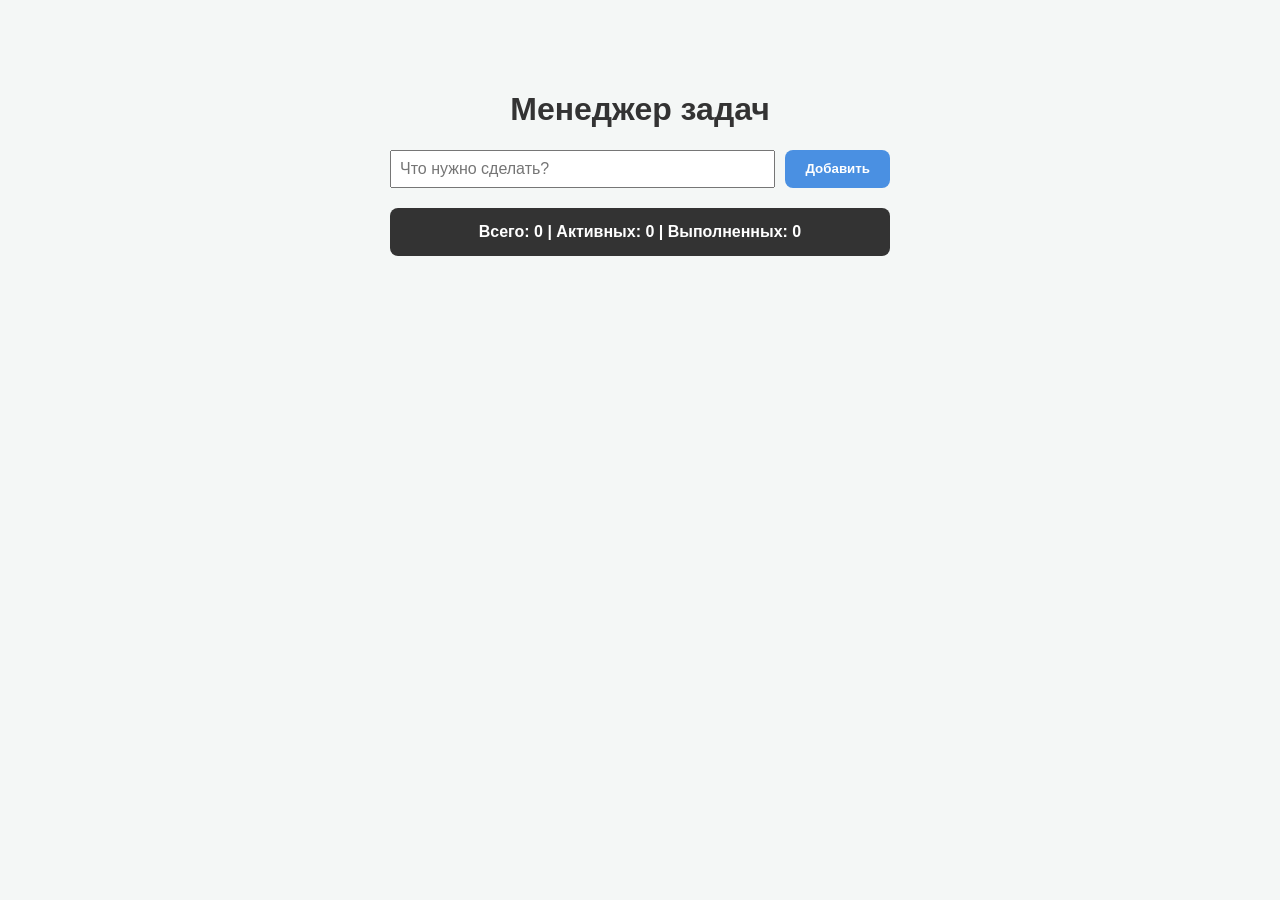
<file: app/index.html>
<!DOCTYPE html>
<html>
<head>
  <meta charset="UTF-8">
  <title>Менеджер задач</title>
  <style>
    body { 
        font-family: 'Segoe UI', Tahoma, Geneva, Verdana, sans-serif; 
        max-width: 500px; 
        margin: 50px auto; 
        padding: 20px; 
        background-color: #f4f7f6;
    }

    h1 {text-align: center; color: #333;}
    .input-row {display: flex; gap: 10px; margin-bottom: 20px;}
    input { flex: 1; padding: 8px; font-size: 16px; }
    button#addBtn { 
        padding: 10px 20px; 
        background: #4a90e2; 
        color: white; 
        border: none; 
        border-radius: 8px; 
        cursor: pointer; 
        font-weight: bold;
    }
    button#addBtn:hover { background: #357abd; }
    .task { 
        background: white;
        padding: 15px; 
        border-radius: 8px; 
        margin-bottom: 10px; 
        display: flex; 
        align-items: center; 
        gap: 12px; 
        box-shadow: 0 2px 5px rgba(0,0,0,0.05);
        transition: transform 0.2s;
    }
    .task.done { 
        background: #f9f9f9;
        opacity: 0.6; 
        text-decoration: line-through; 
    }
    .task-text {flex: 1; cursor: pointer; }
    .task button { 
        background: #ff5f5f; 
        color: white; 
        border: none; 
        padding: 5px 10px; 
        border-radius: 5px; 
        cursor: pointer; 
    }
    .task button:hover { background: #e04a4a; }
    .stats { 
        padding: 15px; 
        background: #333; 
        color: white; 
        border-radius: 8px; 
        text-align: center; 
        font-weight: bold;
        margin-bottom: 20px;
    }
  </style>
</head>
<body>
  <h1>Менеджер задач</h1>
 
  <div class="input-row">
    <input type="text" id="taskInput" placeholder="Что нужно сделать?">
    <button id="addBtn">Добавить</button>
  </div>
 
  <div class="stats" id="stats"></div>
  <div id="tasksList"></div>
 
  <script src="script.js"></script>
</body>
</html>
</file>
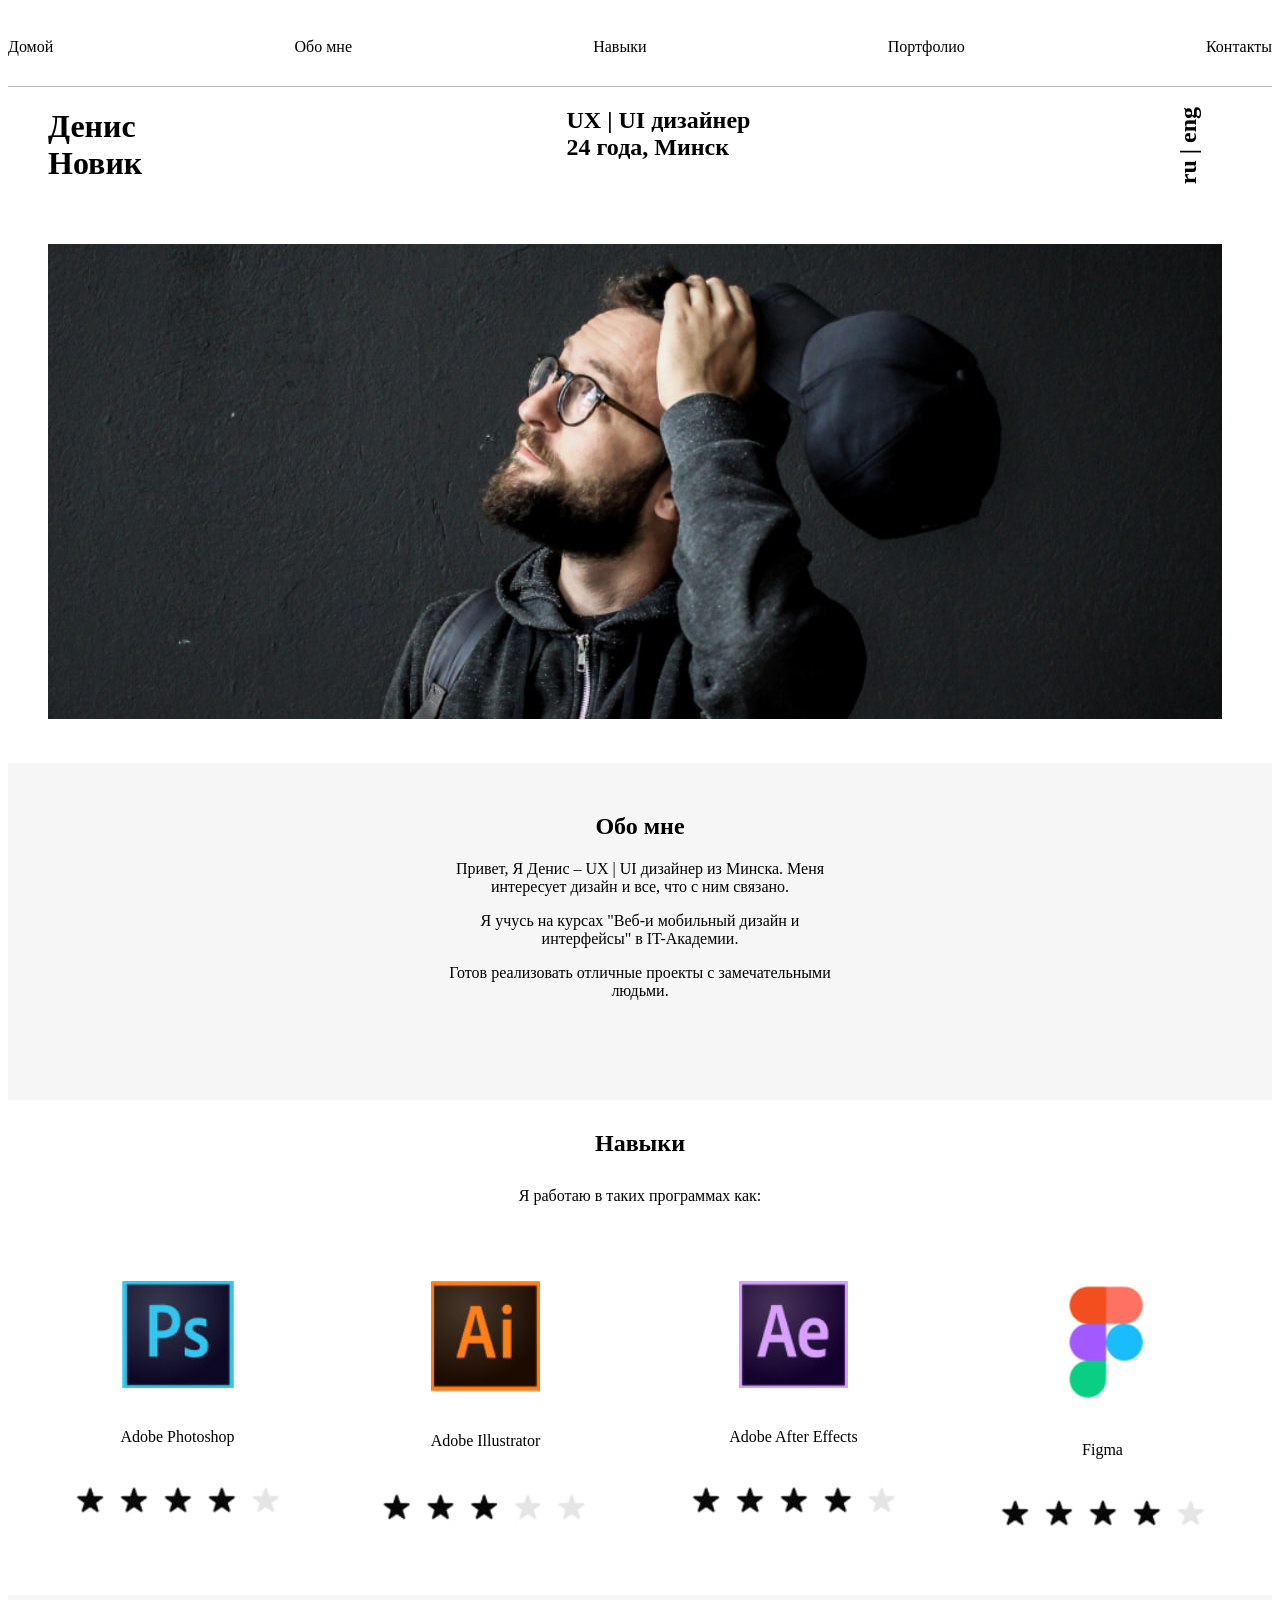
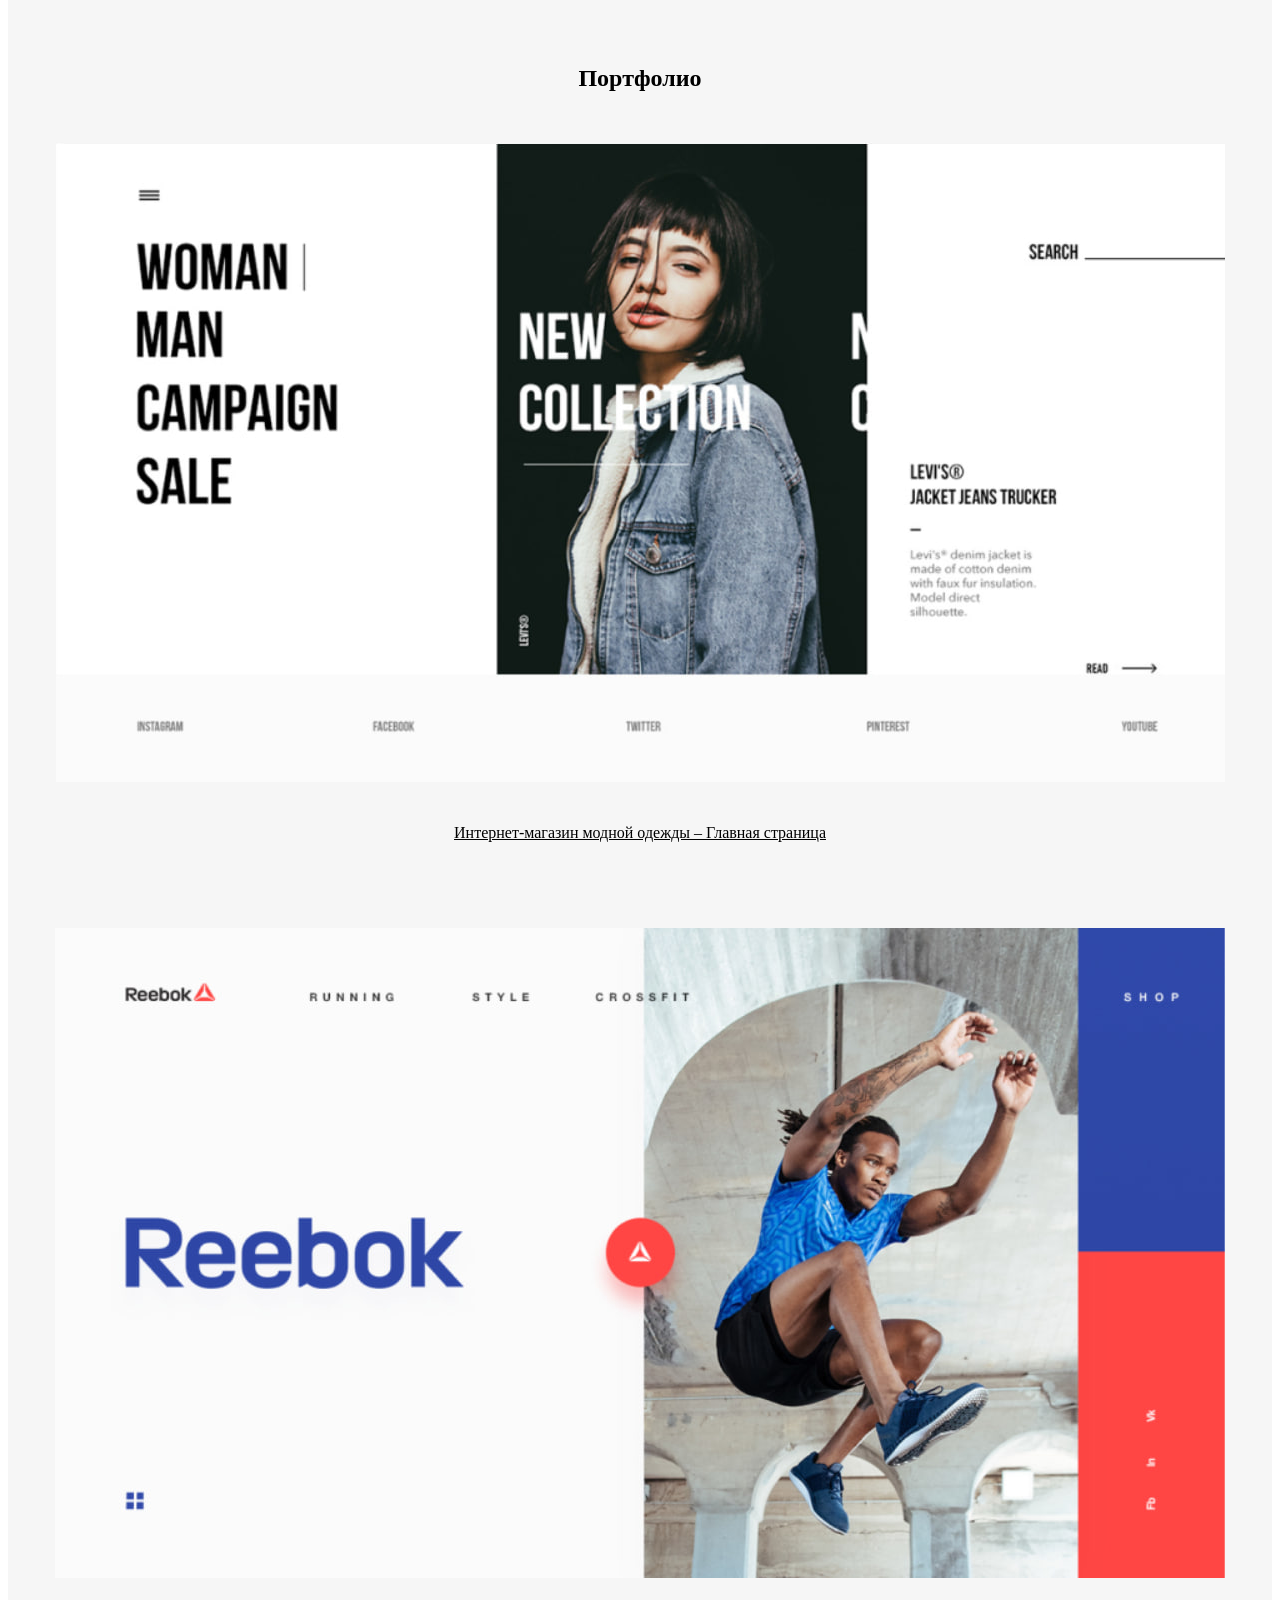
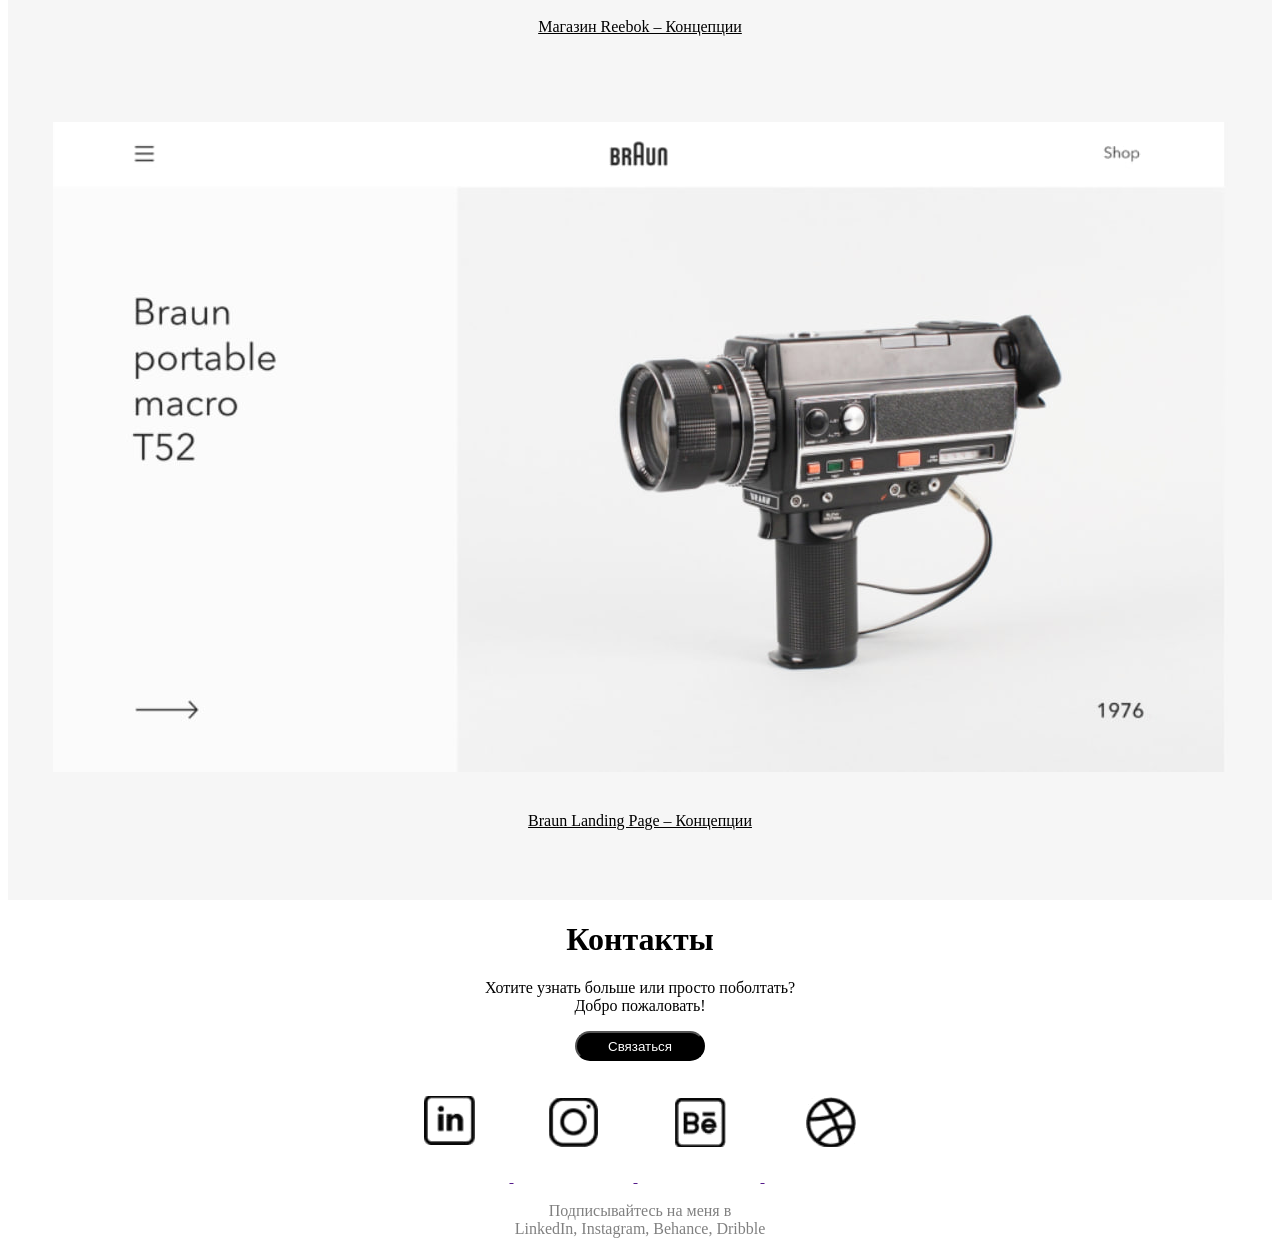
<file: board/index.html>
<!DOCTYPE html>
<html lang="en">
<head>
    <meta charset="UTF-8">
    <meta name="viewport" content="width=device-width, initial-scale=1.0">
    <link rel="stylesheet" href="style.css">
    <title>Document</title>
</head>
<body>
    <div class="container">
        <div class="page-grid">
            <header>
                <nav>
                    <a class="navi">Домой</a>
                    <a class="navi" href="">Обо мне</a>
                    <a class="navi" href=" ">Навыки</a>
                    <a class="navi" href="">Портфолио</a>
                    <a class="navi" href="">Контакты</a>
                </nav>

                <div class="line"></div>

                <div class="info">
                    <h1 style="margin-left: 40px;">Денис<br>Новик </h1>
                    <h2>UX | UI дизайнер <br>24 года, Минск</h2>
                    <h2 class="top" style="rotate: -90deg; margin-right: 20px;">ru <span class="colour-text">| eng</span></h2>
                </div>

                <img  class="picture1" src="photos/denis.jpg">
            </header>
            <main>
                <div class="about-me">
                    <h2 class="text1">Обо мне</h2>
                    <p class="text1">Привет, Я Денис – UX | UI дизайнер из Минска. Меня <br>интересует дизайн и все, что с ним связано.</p>
                    <p class="text1">Я учусь на курсах "Веб-и мобильный дизайн и<br> интерфейсы" в IT-Академии.</p>
                    <p class="text1" style="margin-bottom: 70px;">Готов реализовать отличные проекты с замечательными <br>людьми.</p>
                </div>
                <div style="text-align: center;">
                    <h2 class="text2">Навыки</h2>
                    <p class="text2">Я работаю в таких программах как:</p>
                    <div class="programs">
                        <div>
                            <img src="photos/photoshop.jpg">
                            <p class="text">Adobe Photoshop</p>
                            <img src="photos/4stars.jpg">
                        </div>
                        <div>
                            <img src="photos/illustrator.jpg">
                            <p class="text">Adobe Illustrator</p>
                            <img src="photos/3stars.jpg">
                        </div>
                        <div>
                            <img src="photos/ae.jpg">
                            <p class="text">Adobe After Effects</p>
                            <img src="photos/4stars.jpg">
                        </div>
                        <div>
                            <img src="photos/figma.jpg">
                            <p class="text">Figma</p>
                            <img src="photos/4stars.jpg">
                        </div>
                    </div>
                </div>
                <div style="text-align: center; background-color: #F6F6F6; padding-top: 50px;">
                    <h2 style="padding-bottom: 30px;">Портфолио</h2>
                    <img src="photos/photo1.jpg">
                    <p class="portfolio">Интернет-магазин модной одежды – Главная страница</p>
                    <img src="photos/photo2.jpg">
                    <p class="portfolio">Магазин Reebok – Концепции</p>
                    <img src="photos/photo3.jpg">
                    <p class="portfolio">Braun Landing Page – Концепции</p>
                </div>
            </main>
            <footer style="text-align: center;">
                <div>
                    <h1>Контакты</h1>
                    <p>Хотите узнать больше или просто поболтать? <br> Добро пожаловать!</p>
                    <button>Связаться</button>
                </div>
                <div>
                    <a href="">
                        <img src="photos/linked.jpg" class="footPh">
                    </a>
                    <a href="">
                        <img src="photos/inst.jpg" class="footPh">
                    </a>
                    <a href="">
                        <img src="photos/be.jpg" class="footPh">
                    </a>
                    <a href="">
                        <img src="photos/dribble.jpg" class="footPh">
                    </a>
                </div>
                <p style="color: gray;">Подписывайтесь на меня в <br> LinkedIn, Instagram, Behance, Dribble</p>
            </footer>
        </div>
    </div>
    
</body>
</html>
</file>
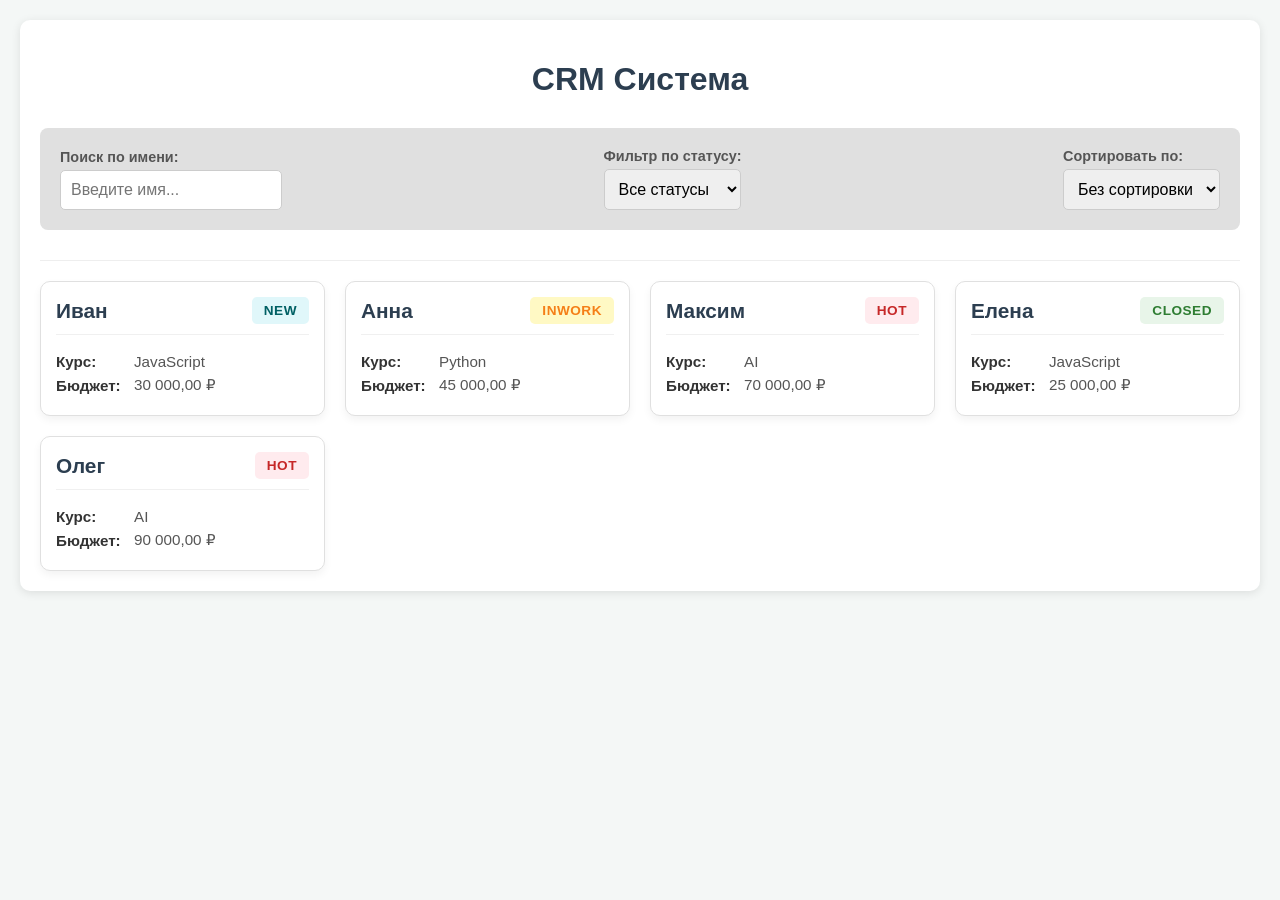
<file: crm/index.html>
<!DOCTYPE html>
<html lang="ru">
<head>
    <meta charset="UTF-8">
    <meta name="viewport" content="width=device-width, initial-scale=1.0">
    <title>CRM</title>
    <link rel="stylesheet" href="style.css">
</head>
<body>
    <div class="container">
        <h1>CRM Система</h1>
        <div class="controls-panel">
            <div class="control-group">
                <label for="search-input">Поиск по имени:</label>
                <input type="text" id="search-input" placeholder="Введите имя...">
            </div>

            <div class="control-group">
                <label for="status-filter">Фильтр по статусу:</label>
                <select id="status-filter">
                    <option value="">Все статусы</option>
                    <option value="new">Новый</option>
                    <option value="inWork">В работе</option>
                    <option value="closed">Закрыт</option>
                    <option value="hot">Горящий</option>
                </select>
            </div>

            <div class="control-group">
                <label for="sort-by">Сортировать по:</label>
                <select id="sort-by">
                    <option value="">Без сортировки</option>
                    <option value="name-asc">Имя (А-Я)</option>
                    <option value="name-desc">Имя (Я-А)</option>
                    <option value="budget-asc">Бюджет (возр.)</option>
                    <option value="budget-desc">Бюджет (убыв.)</option>
                    <option value="status-asc">Статус (А-Я)</option>
                    <option value="status-desc">Статус (Я-А)</option>
                </select>
            </div>
        </div>

        <div id="leads-container" class="leads-grid"></div>
    </div>

<script src="main.js"></script>
</body>
</html>
</file>
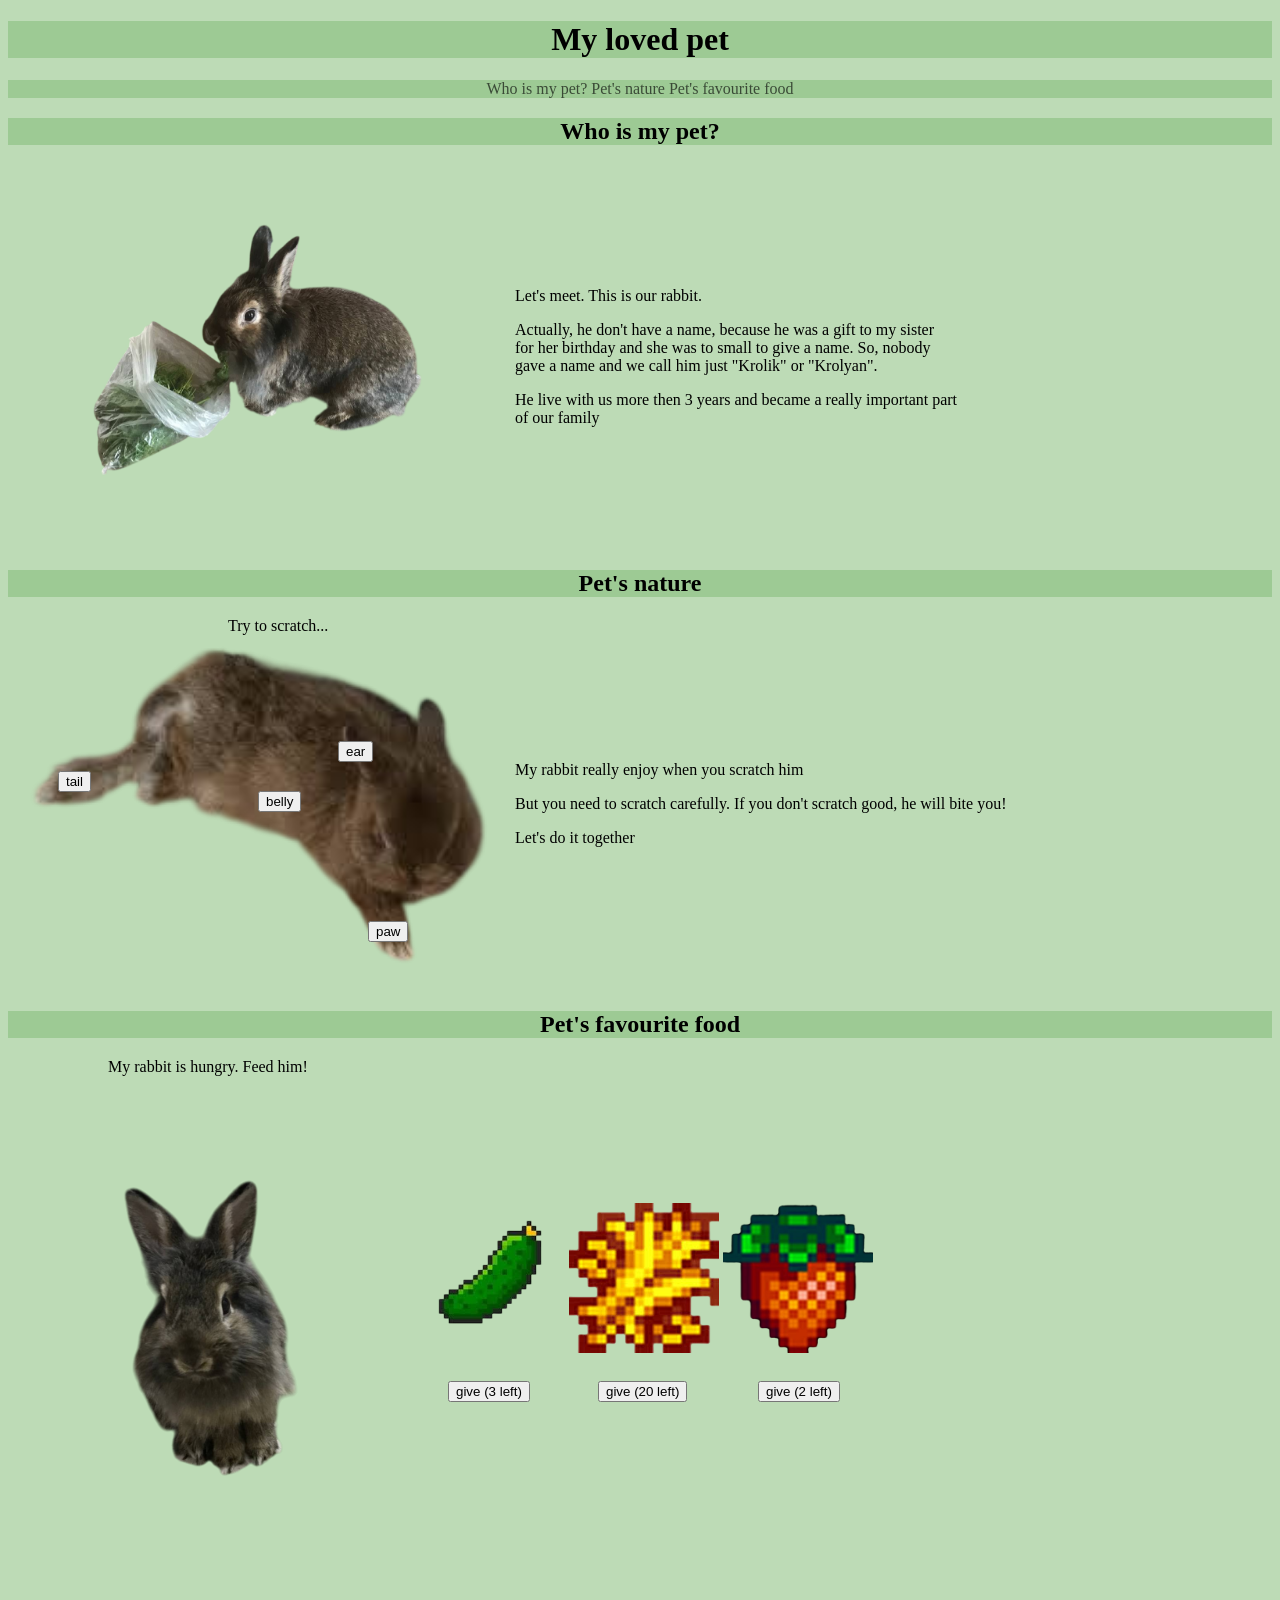
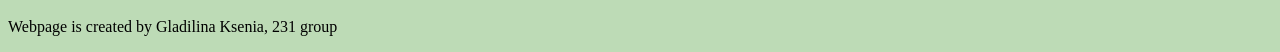
<file: hw1/index.html>
<!DOCTYPE html>
<html lang="en" class="html">
<head>
    <meta charset="UTF-8">
    <meta name="viewport" content="width=device-width, initial-scale=1.0">
    <link rel="stylesheet" href="style.css">
    <script src="main.js"></script>
    <title>About my pet</title>
</head>
<body class="body">
    <header>
        <h1 class="title">My loved pet</h1>
        <nav class="navigation">
            <a href="#WhoIsMyPet?" class="link">Who is my pet?</a>
            <a href="#PetNature" class="link">Pet's nature</a>
            <a href="#PetFavouriteFood" class="link" style="margin: 0 auto;">Pet's favourite food</a>
        </nav>
    </header>
    <main>
        <section class="section" id="WhoIsMyPet?">
            <h2 class="title">Who is my pet?</h2>
            <table>
                <tr>
                    <td><img src="photos/mainRabbit.png" id="mainPhoto"></td>
                    <td>
                        <p>Let's meet. This is our rabbit.</p>
                        <p>Actually, he don't have a name, because 
                        he was a gift to my sister <br> for her birthday and she was to small to give 
                        a name. So, nobody <br> gave a name and we call him just "Krolik" or "Krolyan".</p> 
                        <p>He live with us more then 3 years and became a really important part <br> of our family</p>
                    </td>
                    <td></td>
                </tr>
            </table>
        </section>
        <section class="section" id="PetNature">
            <h2 class="title">Pet's nature</h2>
            <div id="scratchMessage" style="position: absolute; left: 220px;">Try to scratch...</div>
            <table>
                <tr>
                    <td>
                        <img src="photos/scratchRabbit.png" id="scratchRabbit">
                    </td>
                    <td>
                        <p>My rabbit really enjoy when you scratch him</p>
                        <p>But you need to scratch carefully. If you don't scratch good, he will bite you!</p>
                        <p>Let's do it together</p>
                    </td>
                </tr>
            </table>
            <button id="earButton">ear</button>
            <button id="tailButton">tail</button>
            <button id="pawButton">paw</button>
            <button id="bellyButton">belly</button>  
        </section>
        <section class="section" id="PetFavouriteFood">
            <h2 class="title">Pet's favourite food</h2>
            <div id="feedMessage" style="position: absolute; left: 100px;">My rabbit is hungry. Feed him!</div>
            <table>
                <tr>
                    <td>
                        <img src="photos/feedRabbit.png"  alt="hungry rabbit "id="feedRabbit">
                        
                    </td>
                    <td>
                        <img src="photos/cucumber.png" alt="cucumber" class="image">
                        <button id="cucumber">give (3 left)</button>
                    </td>
                    <td>
                        <img src="photos/hay.png" alt="hay" class="image">
                        <button id="hay">give (20 left)</button>
                    </td>
                    <td>
                        <img src="photos/strawbbery.png" alt="strewberry" class="image">
                        <button id="strawberry">give (2 left)</button>
                    </td>
                </tr>
            </table>
        </section>


    </main>
    <footer>
        <p>Webpage is created by Gladilina Ksenia, 231 group</p>
    </footer>
</body>
</html>
</file>
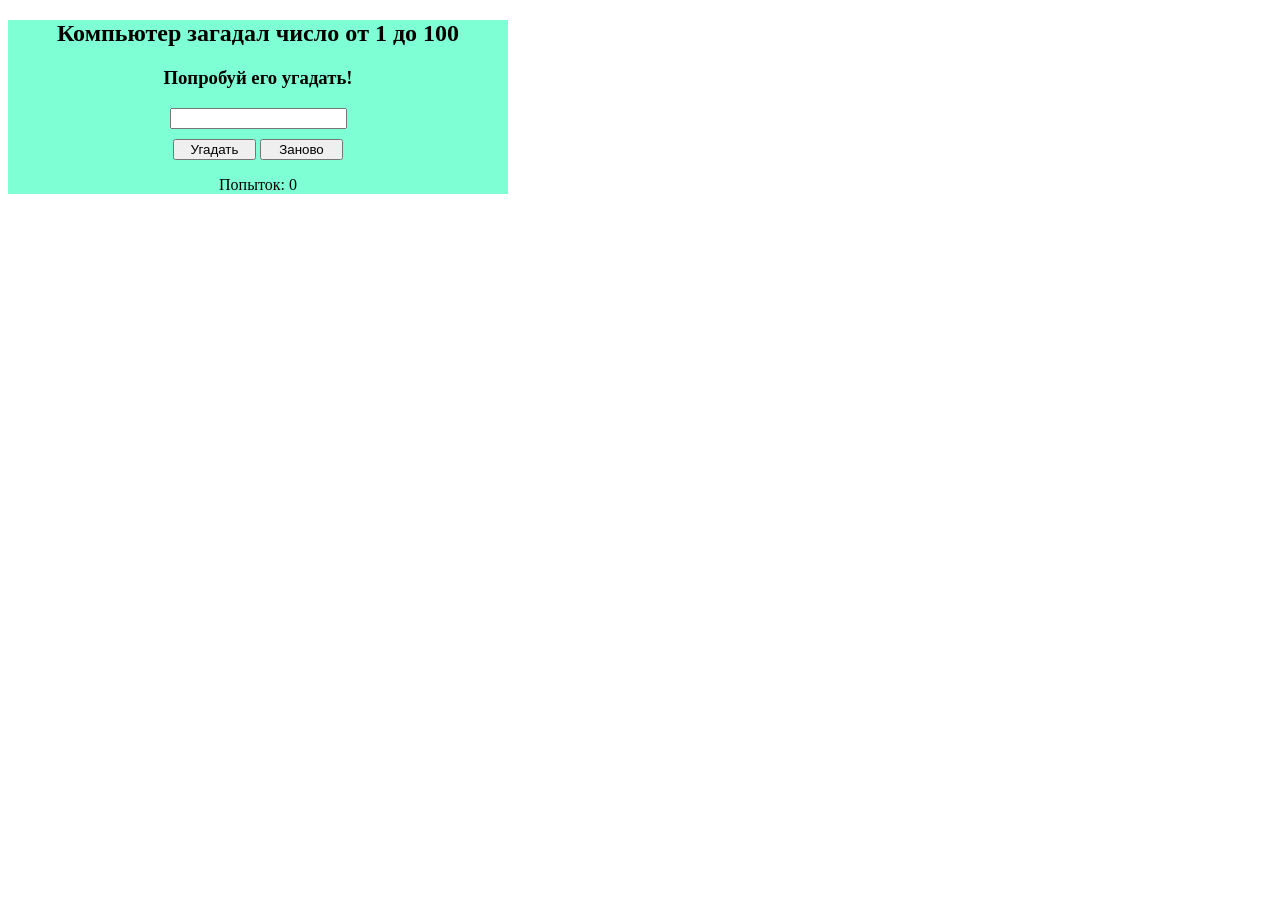
<file: Ksuha/index.html>
<!DOCTYPE html>
<html lang="en">

<head>
    <meta charset="UTF-8">
    <meta name="viewport" content="width=device-width, initial-scale=1.0">
    <title>Document</title>
    <link rel="stylesheet" href="style.css">
</head>

<body>
    <div class="container">
        <h2>Компьютер загадал число oт 1 до 100</h2>
        <h3>Попробуй его угадать!</h3>
        <div><input type="number" id="input"></div>
        <button class="btn" id="guess">Угадать</button>
        <button class="btn" id="again">Заново</button>
        <p id="consl"></p>
        <p id="attempt">Попыток: 0</p>
    </div>

    <script src="main.js"></script>
</body>

</html>
</file>
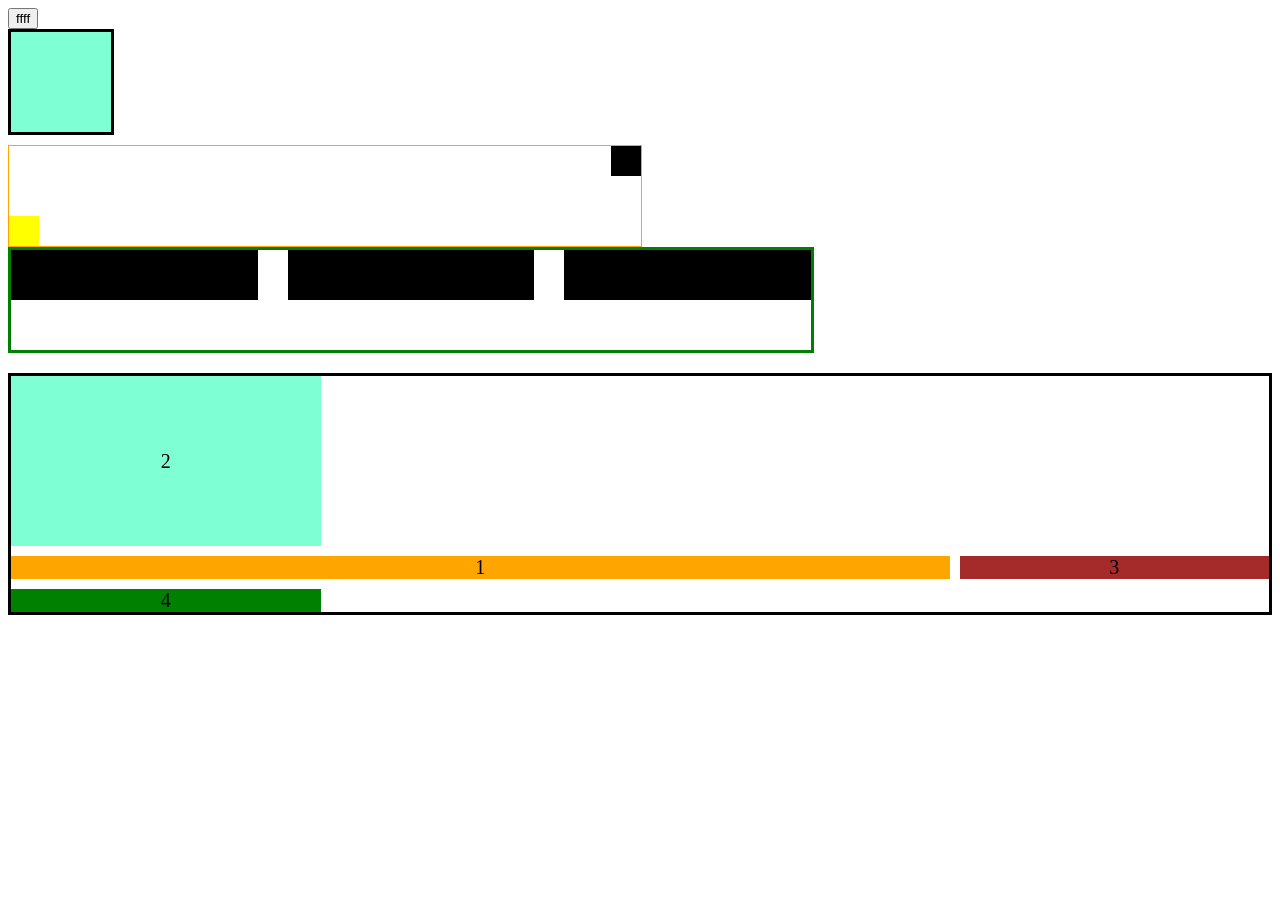
<file: lecture 2/index.html>
<!DOCTYPE html>
<html lang="en">
<head>
    <meta charset="UTF-8">
    <meta name="viewport" content="width=device-width, initial-scale=1.0">
    <link rel="stylesheet" href="style.css">
    <title>Document</title>
</head>
<body>
    <header></header>
    <main>
        <button id="btn">ffff</button>
        <div style="width: 100px; height: 100px; background-color: aquamarine; border: solid black;"></div>
        <div class="container"> 
            <div class="first"></div> 
            <div class="second"></div>
        </div> 

        <div class="cnt">
            <div class="box"></div>
            <div class="box"></div>
            <div class="box"></div>
        </div>
        <div class="grid-container">
            <div class="grid-item item1">1</div>
            <div class="grid-item item2">2</div>
            <div class="grid-item item3">3</div>
            <div class="grid-item item4">4</div>
        </div>
    </main>
    <footer></footer>
    <script>
        document.getElementById("btn").onclick = function() {
            alert("hi!")
        }
    </script>
    
</body>
</html>
</file>
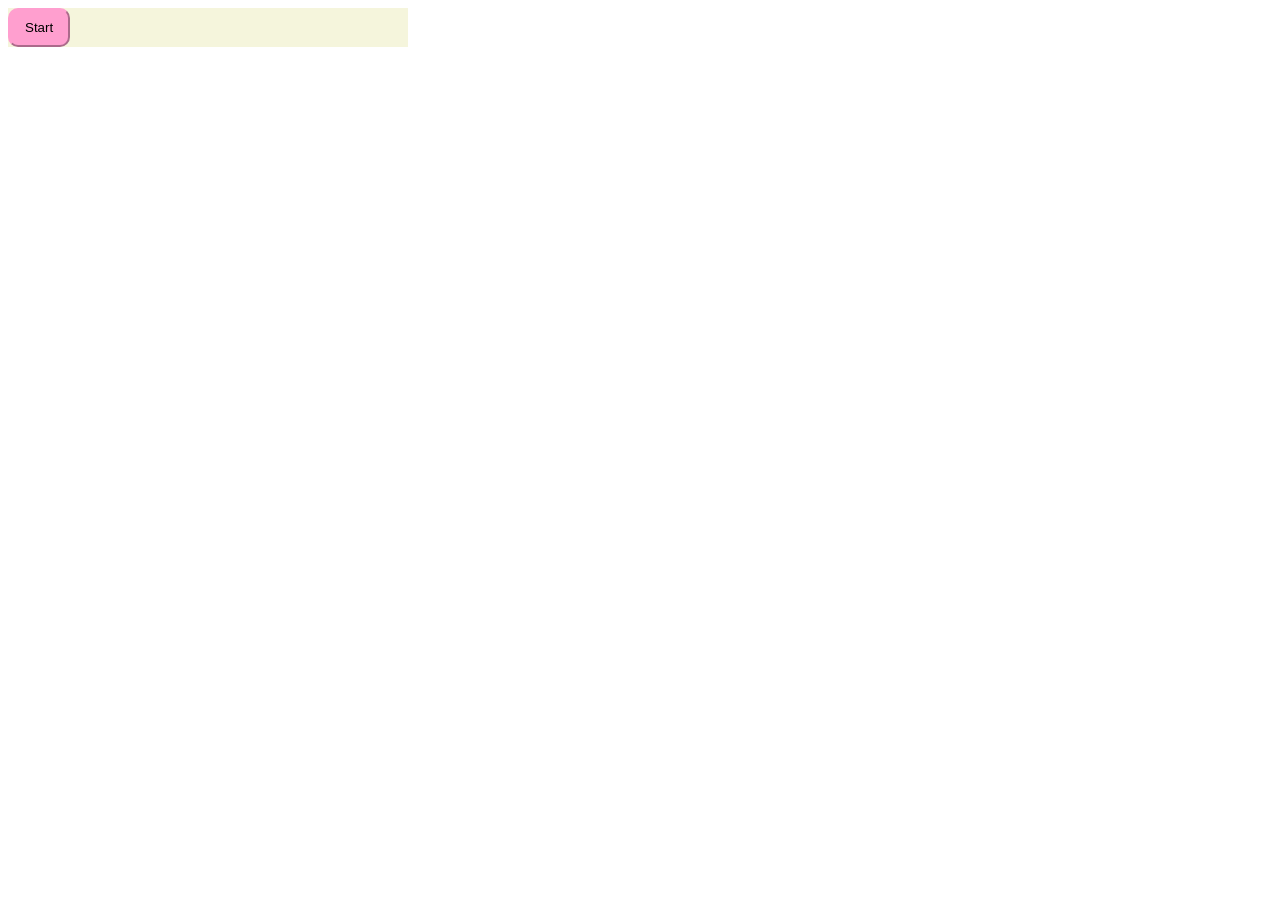
<file: quiz/index.html>
<!DOCTYPE html>
<html lang="en">
<head>
    <meta charset="UTF-8">
    <meta name="viewport" content="width=device-width, initial-scale=1.0">
    <title>Quiz</title>
    <link rel="stylesheet" href="style.css">
</head>
<body>
    <div id="body">
        <div id="question"></div>
        <form id="answers"></form>
        <p id="alert">Не выбран ни один вариант ответа!</p>
        <button id="next-question">Next question</button>
        <button id="start">Start</button>
        <p id="result"></p>
        <button id="again">Again</button>
        <button id="results">Results</button>
    </div>
    <script src="main.js"></script>
</body>
</html>
</file>
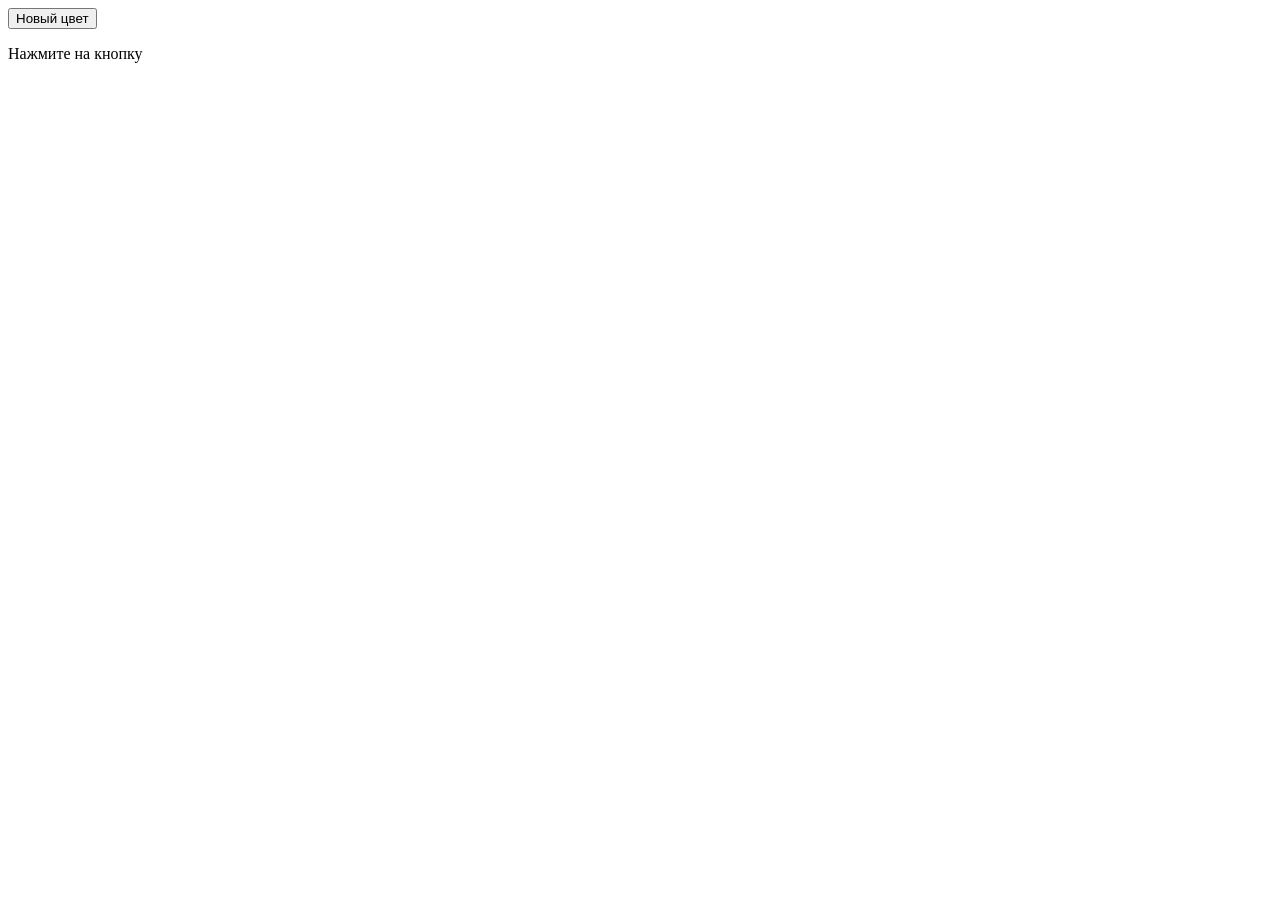
<file: random color/index.html>
<!DOCTYPE html>
<html lang="en">
<head>
    <meta charset="UTF-8">
    <meta name="viewport" content="width=device-width, initial-scale=1.0">
    <title>Document</title>
</head>
<body>
    <button id="btn">Новый цвет</button>
    <div><p id="your-color">Нажмите на кнопку</p></div>

    <script src="main.js"></script>
</body>
</html>
</file>
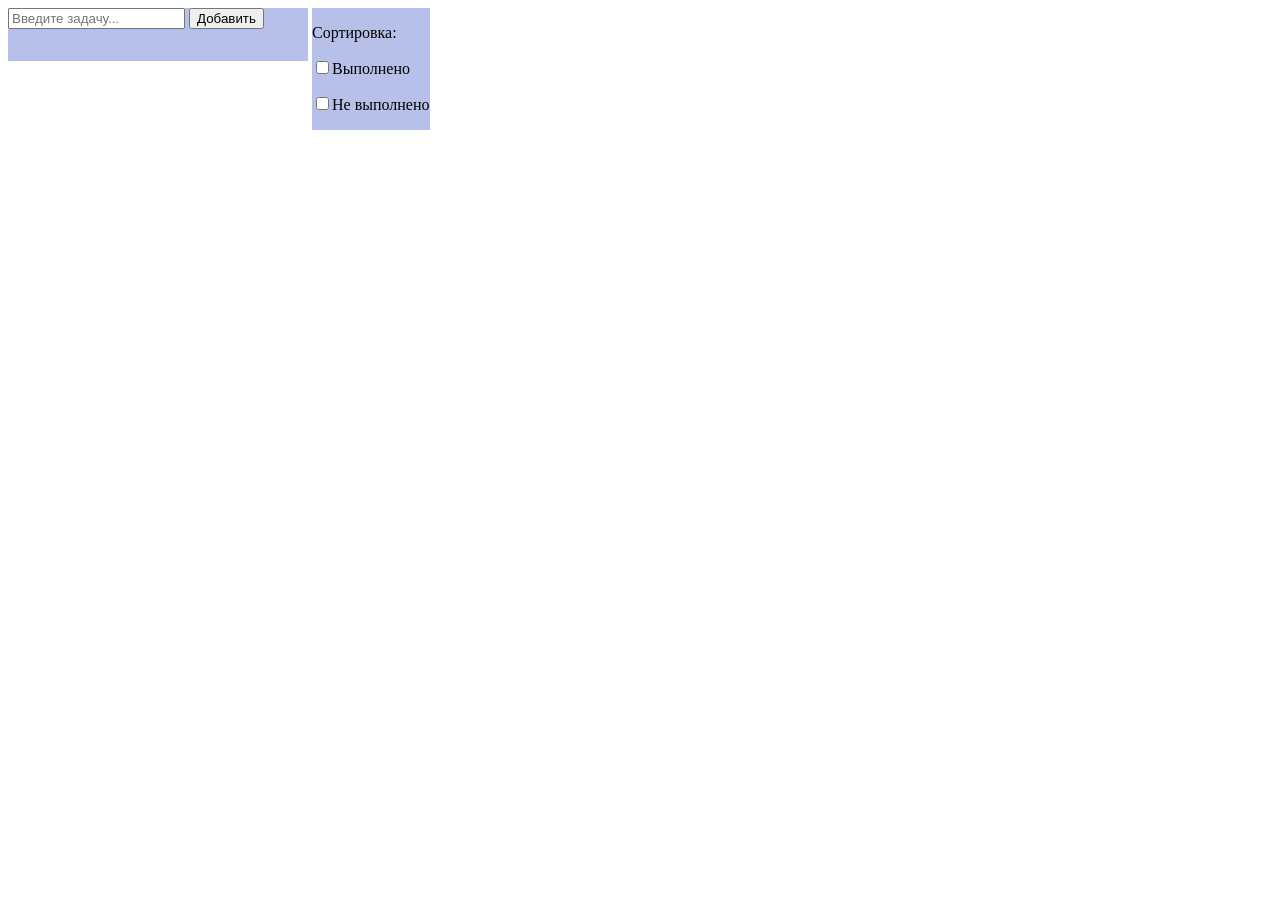
<file: to do list/index.html>
<!DOCTYPE html>
<html lang="en">
<head>
    <meta charset="UTF-8">
    <meta name="viewport" content="width=device-width, initial-scale=1.0">
    <link rel="stylesheet" href="style.css">
    <title>My to do list</title>
</head>
<body>
    <div class="container" style="width: 300px;">
        <input type="text"
        id="task-input"
        placeholder="Введите задачу...">
        <button class="button" id="task-button">Добавить</button>
        <div><ul class="container" id="to-do-list">
        </ul></div>
    </div>
    <div class="container" id="sorting">
        <p>Сортировка:</p>
        <p><input type="checkbox" id="done">Выполнено</p>
        <p><input type="checkbox" id="not-done">Не выполнено</p>
    </div>
    <script src="main.js"></script>
</body>
</html>
</file>
<file: board/style.css>
.container {
    max-width: 1280px;
    margin: 0 auto;
    padding: 0 auto;
}

.picture1 {
    padding: 40px;
}
header {
    padding-top: 30px;
}

.info {
    display: flex;
    justify-content: space-between;
}

.top:hover {
    color: rgb(182, 181, 181);
}

.navi {
    color: black;
    text-decoration: none;
}

.navi:hover {
    color: rgb(182, 181, 181);
}

nav {
    display: flex;
    justify-content: space-between;
}

.line {
    height: 1px;
    width: 100%;
    background-color: rgb(182, 181, 181);
    margin-top: 30px;
}

.about-me {
    justify-content: center;
    align-items: center;
    background-color: #F6F6F6;
    padding: 30px;
}

.text1 {
    text-align: center;
}

.text2 {
    margin-top: 30px;
}

.portfolio {
    text-decoration: underline;
    padding: 20px;
    padding-bottom: 70px;
}

.programs {
    display: flex;
    justify-content: space-between;
    padding: 60px;
}

.text {
    padding: 20px;
}

button {
    border-radius: 25px;
    width: 130px;
    height: 30px;
    background: black;
    color: white;
}

.footPh {
    padding: 35px;
}
</file>
<file: crm/style.css>
body {
  font-family: sans-serif;
  margin: 0;
  padding: 20px;
  background-color: #f4f7f6;
  color: #333;
}

.container {
  max-width: 1200px;
  margin: 0 auto;
  padding: 20px;
  background-color: #fff;
  border-radius: 10px;
  box-shadow: 0 2px 10px rgba(0, 0, 0, 0.1);
}

h1 {
  text-align: center;
  color: #2c3e50;
  margin-bottom: 30px;
}

.controls-panel {
  display: flex;
  flex-wrap: wrap;
  gap: 20px;
  margin-bottom: 30px;
  padding: 20px;
  background-color: #e0e0e0;
  border-radius: 8px;
  justify-content: space-between;
  align-items: center;
}

.control-group {
  display: flex;
  flex-direction: column;
  gap: 5px;
}

.control-group label {
  font-weight: bold;
  font-size: 0.9em;
  color: #555;
}

.control-group input[type="text"],
.control-group select {
  padding: 10px;
  border: 1px solid #ccc;
  border-radius: 5px;
  font-size: 1em;
}

.form-row {
  display: flex;
  gap: 20px;
}

.form-group {
  flex: 1;
  display: flex;
  flex-direction: column;
  gap: 5px;
}

.form-group label {
  font-weight: bold;
  font-size: 0.9em;
  color: #555;
}

.form-group input[type="text"],
.form-group input[type="number"],
.form-group input[type="email"],
.form-group select {
  padding: 10px;
  border: 1px solid #ccc;
  border-radius: 5px;
  font-size: 1em;
}

.submit-button {
  align-self: flex-start;
  padding: 12px 25px;
  background-color: #4CAF50;
  color: white;
  border: none;
  border-radius: 5px;
  cursor: pointer;
  font-size: 1.1em;
  transition: background-color 0.3s ease;
}

.submit-button:hover {
  background-color: #45a049;
}

.leads-grid {
  display: grid;
  grid-template-columns: repeat(auto-fill, minmax(280px, 1fr)); /* Адаптивная сетка */
  gap: 20px;
  padding-top: 20px;
  border-top: 1px solid #eee;
}

.lead-card {
  border: 1px solid #e0e0e0;
  border-radius: 10px;
  padding: 15px;
  background-color: #ffffff;
  box-shadow: 0 4px 8px rgba(0, 0, 0, 0.05);
  display: flex;
  flex-direction: column;
  justify-content: space-between;
  transition: transform 0.2s ease, box-shadow 0.2s ease;
}

.lead-card:hover {
  transform: translateY(-5px);
  box-shadow: 0 6px 12px rgba(0, 0, 0, 0.1);
}

.lead-header {
  display: flex;
  justify-content: space-between;
  align-items: center;
  margin-bottom: 12px;
  border-bottom: 1px solid #f0f0f0;
  padding-bottom: 10px;
}

.lead-name {
  margin: 0;
  font-size: 1.3em;
  color: #2c3e50;
  flex-grow: 1;
  margin-right: 10px;
}

.lead-status {
  padding: 6px 12px;
  border-radius: 5px;
  font-size: 0.85em;
  font-weight: bold;
  text-transform: uppercase;
  letter-spacing: 0.5px;
}

/* status color */
.status-new { background-color: #e0f7fa; color: #006064; }
.status-inWork { background-color: #fff9c4; color: #f57f17; }
.status-closed { background-color: #e8f5e9; color: #2e7d32; }
.status-hot { background-color: #ffebee; color: #c62828; }

.lead-details p {
  margin: 6px 0;
  font-size: 0.95em;
  color: #555;
  display: flex;
  align-items: center;
}

.lead-details p strong {
  min-width: 70px;
  margin-right: 8px;
  color: #333;
}

.lead-actions {
  margin-top: 15px;
  display: flex;
  justify-content: flex-end;
  gap: 10px;
}

.lead-actions button {
  padding: 8px 15px;
  border-radius: 5px;
  cursor: pointer;
  border: none;
  font-size: 0.9em;
  transition: background-color 0.3s ease, opacity 0.3s ease;
}

.edit-button {
  background-color: #1976d2;
  color: white;
}

.edit-button:hover {
  background-color: #1565c0;
}

.delete-button {
  background-color: #d32f2f;
  color: white;
}

.delete-button:hover {
  background-color: #c62828;
}
</file>
<file: hw1/style.css>
.body {
    background-color: rgba(152, 199, 142, 0.641);
    font-family: cursive;
}

.navigation {
    text-align: center;
    background-color: rgba(152, 199, 142, 0.838);
}

.title {
    background-color: rgba(152, 199, 142, 0.838);
    text-align: center;
}

.link {
    color:rgba(0, 0, 0, 0.63);
    text-decoration: none;
}

.link:hover{
    color: rgb(35, 59, 92);
}

.section {
    position: relative;
}

.image {
    width: 150px;
    padding-bottom: 100px;
}

#earButton {
    position: absolute;
    bottom: 230px;
    left: 330px;
}

#tailButton {
    position: absolute;
    bottom: 200px;
    left: 50px;
}

#pawButton {
    position: absolute;
    bottom: 50px;
    left: 360px;
}

#bellyButton {
    position: absolute;
    bottom: 180px;
    left: 250px;
}

#mainPhoto {
    width: 500px;
    bottom: 400px
}   

#scratchRabbit {
    width: 500px;
    left: 200px;
}

#feedRabbit {
    width: 400px;
}

#cucumber {
    position: absolute; 
    left: 440px;
    top: 370px;
}

#hay {
    position: absolute; 
    left: 590px;
    top: 370px;
}

#strawberry {
    position: absolute; 
    left: 750px;
    top: 370px;
}
</file>
<file: Ksuha/style.css>
.container {
    background-color: aquamarine;
    text-align: center;
    width: 500px;
}

.btn {
    width: 83px;
    margin-top: 10px;
}
</file>
<file: lecture 2/style.css>
.container {
    width: 50%;
    margin-top: 10px;
    height: 100px;
    border: 1px solid orange;
    position: relative;
}

.first {
    height: 30px;
    width: 30px;
    background-color: yellow;
    position: relative;
    top: 70px;
}

.second {
    height: 30px;
    width: 30px;
    right: 0;
    top: 0;
    background-color: black;
    position: absolute;
}

.cnt {
    display: flex;
    gap: 30px;
    border: solid green;
    width: 800px;
    height: 100px;
}

.box {
    flex: 1;
    background-color: black;
    width: 50px;
    height: 50px;
    display: flex;
    justify-content: center;
    align-items: center;
}

.grid-container {
    display: grid;
    grid-template-columns: 1fr 2fr 1fr;
    grid-template-rows: 80px 80px;
    gap: 10px;
    margin-top: 20px;
    border: solid black;
}

.grid-item {
    background-color: green;
    font-size: 20px;
    display: flex;
    justify-content: center;
    align-items: center;
}

.item1 {
    grid-column: 1/3;
    background-color: orange;
}

.item2 {
    grid-row: 1/3;
    background-color: aquamarine;
}

.item3 {
    background-color: brown;
}
</file>
<file: quiz/style.css>
@import url(https://fonts.googleapis.com/css?family=Didact+Gothic|Comfortaa:400,700&subset=latin,cyrillic);
*, *:before, *:after {
   box-sizing: border-box
}

body {
    font-family: 'Comfortaa', cursive;
}
button {
    border-radius: 10px;
    border-color: rgb(255, 159, 207);
    background: rgb(255, 159, 207);
    padding: 10px 15px;
}

button:hover {
    box-shadow: 0 0 0 2px white, 0 0 0 3px #e54eca;
}

#answers {
    padding-top: 15px;
    padding-bottom: 15px;
}

#body {
    width: 400px;
    height: 500 px;
    background-color: #F5F5DC;
}
</file>
<file: to do list/style.css>
.container {
    display: inline-block;
    vertical-align: top;
    background-color: rgb(182, 192, 232);
}

ul {
    padding-left: 0;
    list-style-type: none;
}

.elem {
    word-break: break-all;
    max-width: 245px;
}
</file>
